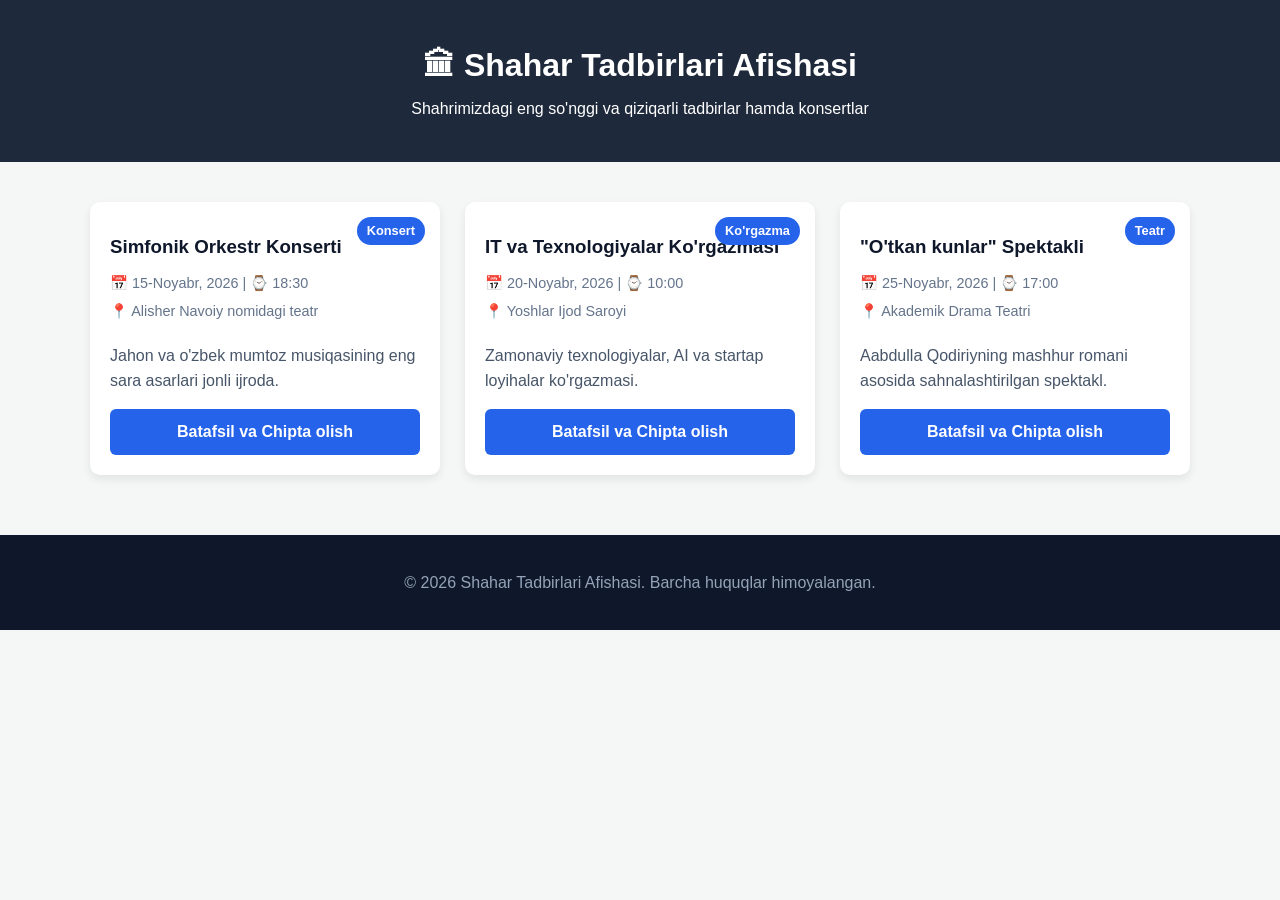
<file: 1-amaliyot/index.html>
<!DOCTYPE html>
<html lang="uz">
<head>
    <meta charset="UTF-8">
    <meta name="viewport" content="width=device-width, initial-scale=1.0">
    <title>Shahar Tadbirlari Afishasi</title>
    <link rel="stylesheet" href="css/style.css">
</head>
<body>
    <header>
        <div class="container">
            <h1>🏛 Shahar Tadbirlari Afishasi</h1>
            <p>Shahrimizdagi eng so'nggi va qiziqarli tadbirlar hamda konsertlar</p>
        </div>
    </header>

    <main class="container">
        <section class="events-grid">
            <!-- 1-tadbirlar kartochkasi -->
            <article class="card">
                <div class="card-badge">Konsert</div>
                <h3>Simfonik Orkestr Konserti</h3>
                <p class="date">📅 15-Noyabr, 2026 | ⌚ 18:30</p>
                <p class="location">📍 Alisher Navoiy nomidagi teatr</p>
                <p class="desc">Jahon va o'zbek mumtoz musiqasining eng sara asarlari jonli ijroda.</p>
                <a href="batafsil.html?event=1" class="btn">Batafsil va Chipta olish</a>
            </article>

            <!-- 2-tadbirlar kartochkasi -->
            <article class="card">
                <div class="card-badge IT">Ko'rgazma</div>
                <h3>IT va Texnologiyalar Ko'rgazmasi</h3>
                <p class="date">📅 20-Noyabr, 2026 | ⌚ 10:00</p>
                <p class="location">📍 Yoshlar Ijod Saroyi</p>
                <p class="desc">Zamonaviy texnologiyalar, AI va startap loyihalar ko'rgazmasi.</p>
                <a href="batafsil.html?event=2" class="btn">Batafsil va Chipta olish</a>
            </article>

            <!-- 3-tadbirlar kartochkasi -->
            <article class="card">
                <div class="card-badge Teatr">Teatr</div>
                <h3>"O'tkan kunlar" Spektakli</h3>
                <p class="date">📅 25-Noyabr, 2026 | ⌚ 17:00</p>
                <p class="location">📍 Akademik Drama Teatri</p>
                <p class="desc">Aabdulla Qodiriyning mashhur romani asosida sahnalashtirilgan spektakl.</p>
                <a href="batafsil.html?event=3" class="btn">Batafsil va Chipta olish</a>
            </article>
        </section>
    </main>

    <footer>
        <div class="container">
            <p>&copy; 2026 Shahar Tadbirlari Afishasi. Barcha huquqlar himoyalangan.</p>
        </div>
    </footer>
</body>
</html>
</file>
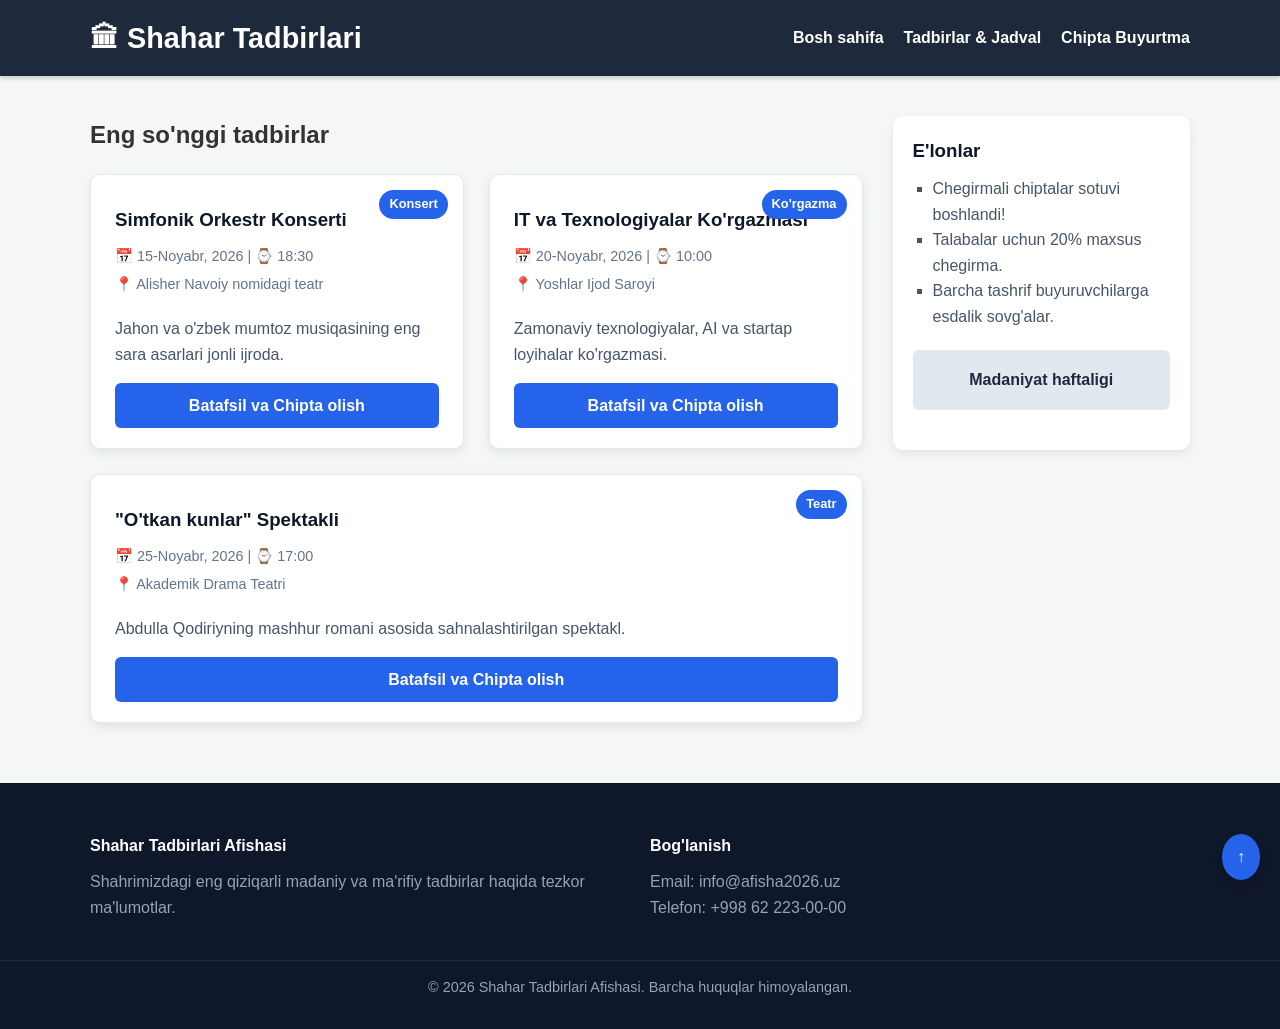
<file: 2-amaliyot/index.html>
<!DOCTYPE html>
<html lang="uz">
<head>
    <meta charset="UTF-8">
    <meta name="viewport" content="width=device-width, initial-scale=1.0">
    <title>Shahar Tadbirlari Afishasi</title>
    <link rel="stylesheet" href="css/style.css">
</head>
<body id="top">
    <header>
        <div class="container nav-container">
            <h1>🏛 Shahar Tadbirlari</h1>
            <nav>
                <ul>
                    <li><a href="index.html">Bosh sahifa</a></li>
                    <li><a href="batafsil.html">Tadbirlar & Jadval</a></li>
                    <li><a href="aloqa.html">Chipta Buyurtma</a></li>
                </ul>
            </nav>
        </div>
    </header>

    <main class="container">
        <div class="main-layout">
            <section class="content-area">
                <h2>Eng so'nggi tadbirlar</h2>
                <div class="events-grid">
                    <!-- 1-kartochka -->
                    <article class="card">
                        <div class="card-badge">Konsert</div>
                        <h3>Simfonik Orkestr Konserti</h3>
                        <p class="date">📅 15-Noyabr, 2026 | ⌚ 18:30</p>
                        <p class="location">📍 Alisher Navoiy nomidagi teatr</p>
                        <p class="desc">Jahon va o'zbek mumtoz musiqasining eng sara asarlari jonli ijroda.</p>
                        <a href="batafsil.html" class="btn">Batafsil va Chipta olish</a>
                    </article>

                    <!-- 2-kartochka -->
                    <article class="card">
                        <div class="card-badge">Ko'rgazma</div>
                        <h3>IT va Texnologiyalar Ko'rgazmasi</h3>
                        <p class="date">📅 20-Noyabr, 2026 | ⌚ 10:00</p>
                        <p class="location">📍 Yoshlar Ijod Saroyi</p>
                        <p class="desc">Zamonaviy texnologiyalar, AI va startap loyihalar ko'rgazmasi.</p>
                        <a href="batafsil.html" class="btn">Batafsil va Chipta olish</a>
                    </article>

                    <!-- 3-kartochka -->
                    <article class="card">
                        <div class="card-badge">Teatr</div>
                        <h3>"O'tkan kunlar" Spektakli</h3>
                        <p class="date">📅 25-Noyabr, 2026 | ⌚ 17:00</p>
                        <p class="location">📍 Akademik Drama Teatri</p>
                        <p class="desc">Abdulla Qodiriyning mashhur romani asosida sahnalashtirilgan spektakl.</p>
                        <a href="batafsil.html" class="btn">Batafsil va Chipta olish</a>
                    </article>
                </div>
            </section>

            <!-- A2 talabi: Aside bo'limi -->
            <aside>
                <h3>E'lonlar</h3>
                <ul>
                    <li>Chegirmali chiptalar sotuvi boshlandi!</li>
                    <li>Talabalar uchun 20% maxsus chegirma.</li>
                    <li>Barcha tashrif buyuruvchilarga esdalik sovg'alar.</li>
                </ul>
                <div class="center-box">
                    <span>Madaniyat haftaligi</span>
                </div>
            </aside>
        </div>
    </main>

    <!-- B7: Yuqoriga fixed tugmasi -->
    <a href="#top" class="scrollToTop">↑</a>

    <footer>
        <div class="container footer-content">
            <div class="footer-col">
                <h4>Shahar Tadbirlari Afishasi</h4>
                <p>Shahrimizdagi eng qiziqarli madaniy va ma'rifiy tadbirlar haqida tezkor ma'lumotlar.</p>
            </div>
            <div class="footer-col">
                <h4>Bog'lanish</h4>
                <p>Email: info@afisha2026.uz</p>
                <p>Telefon: +998 62 223-00-00</p>
            </div>
        </div>
        <div class="footer-bottom">
            <p>&copy; 2026 Shahar Tadbirlari Afishasi. Barcha huquqlar himoyalangan.</p>
        </div>
    </footer>
</body>
</html>
</file>
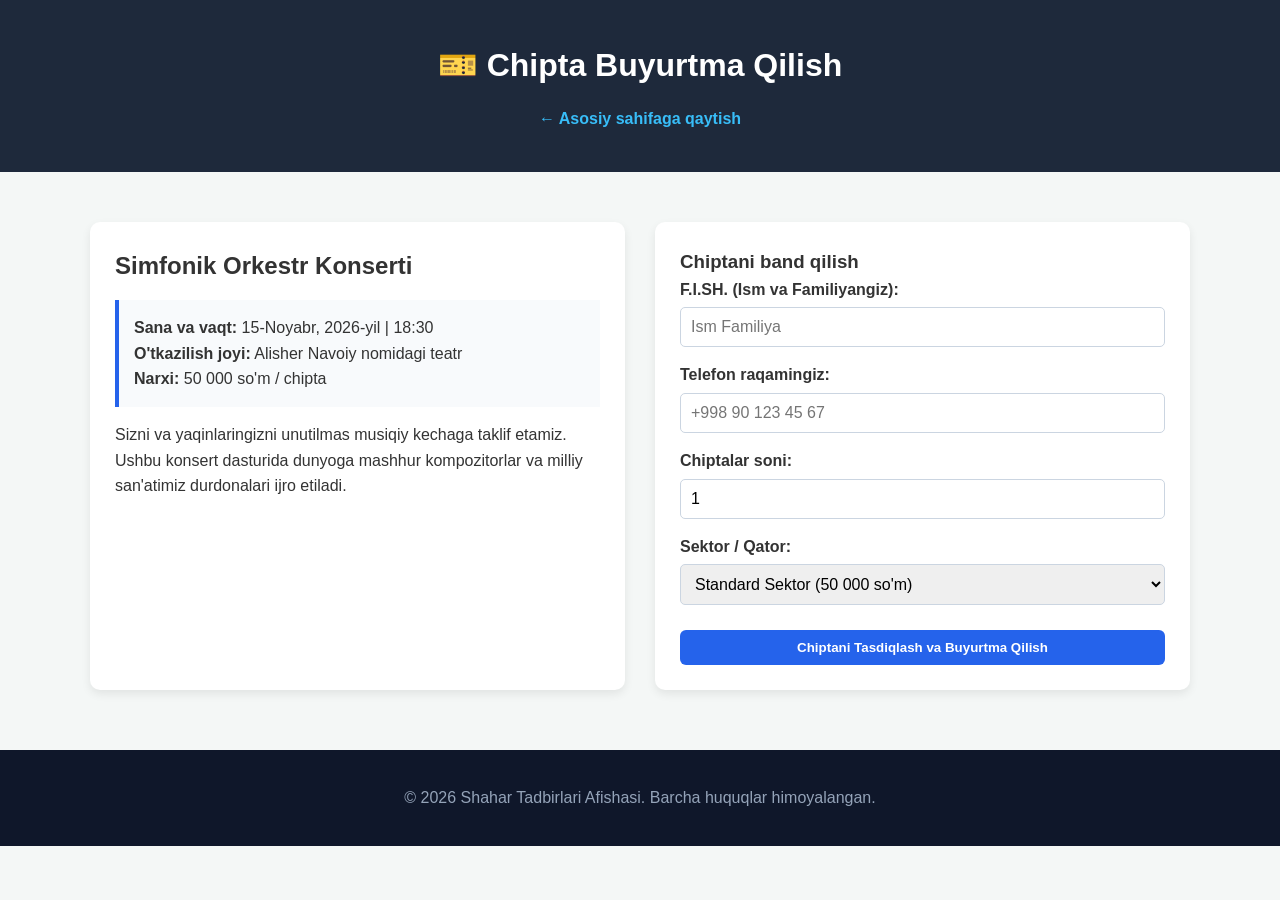
<file: 1-amaliyot/batafsil.html>
<!DOCTYPE html>
<html lang="uz">
<head>
    <meta charset="UTF-8">
    <meta name="viewport" content="width=device-width, initial-scale=1.0">
    <title>Tadbir haqida va Chipta buyurtma qilish</title>
    <link rel="stylesheet" href="css/style.css">
</head>
<body>
    <header>
        <div class="container">
            <h1>🎫 Chipta Buyurtma Qilish</h1>
            <a href="index.html" class="back-link">← Asosiy sahifaga qaytish</a>
        </div>
    </header>

    <main class="container page-details">
        <!-- Tadbir ma'lumoti -->
        <section class="event-details">
            <h2>Simfonik Orkestr Konserti</h2>
            <div class="info-group">
                <p><strong>Sana va vaqt:</strong> 15-Noyabr, 2026-yil | 18:30</p>
                <p><strong>O'tkazilish joyi:</strong> Alisher Navoiy nomidagi teatr</p>
                <p><strong>Narxi:</strong> 50 000 so'm / chipta</p>
            </div>
            <p class="full-desc">
                Sizni va yaqinlaringizni unutilmas musiqiy kechaga taklif etamiz. Ushbu konsert dasturida dunyoga mashhur kompozitorlar va milliy san'atimiz durdonalari ijro etiladi.
            </p>
        </section>

        <!-- Buyurtma berish formasi -->
        <section class="booking-form-section">
            <h3>Chiptani band qilish</h3>
            <form action="#" method="POST" class="booking-form">
                <div class="form-group">
                    <label for="fullname">F.I.SH. (Ism va Familiyangiz):</label>
                    <input type="text" id="fullname" name="fullname" placeholder="Ism Familiya" required>
                </div>

                <div class="form-group">
                    <label for="phone">Telefon raqamingiz:</label>
                    <input type="tel" id="phone" name="phone" placeholder="+998 90 123 45 67" required>
                </div>

                <div class="form-group">
                    <label for="tickets">Chiptalar soni:</label>
                    <input type="number" id="tickets" name="tickets" min="1" max="10" value="1" required>
                </div>

                <div class="form-group">
                    <label for="sector">Sektor / Qator:</label>
                    <select id="sector" name="sector">
                        <option value="vip">VIP Sektor (100 000 so'm)</option>
                        <option value="standard" selected>Standard Sektor (50 000 so'm)</option>
                        <option value="balcony">Balkon (30 000 so'm)</option>
                    </select>
                </div>

                <button type="submit" class="btn submit-btn">Chiptani Tasdiqlash va Buyurtma Qilish</button>
            </form>
        </section>
    </main>

    <footer>
        <div class="container">
            <p>&copy; 2026 Shahar Tadbirlari Afishasi. Barcha huquqlar himoyalangan.</p>
        </div>
    </footer>
</body>
</html>
</file>
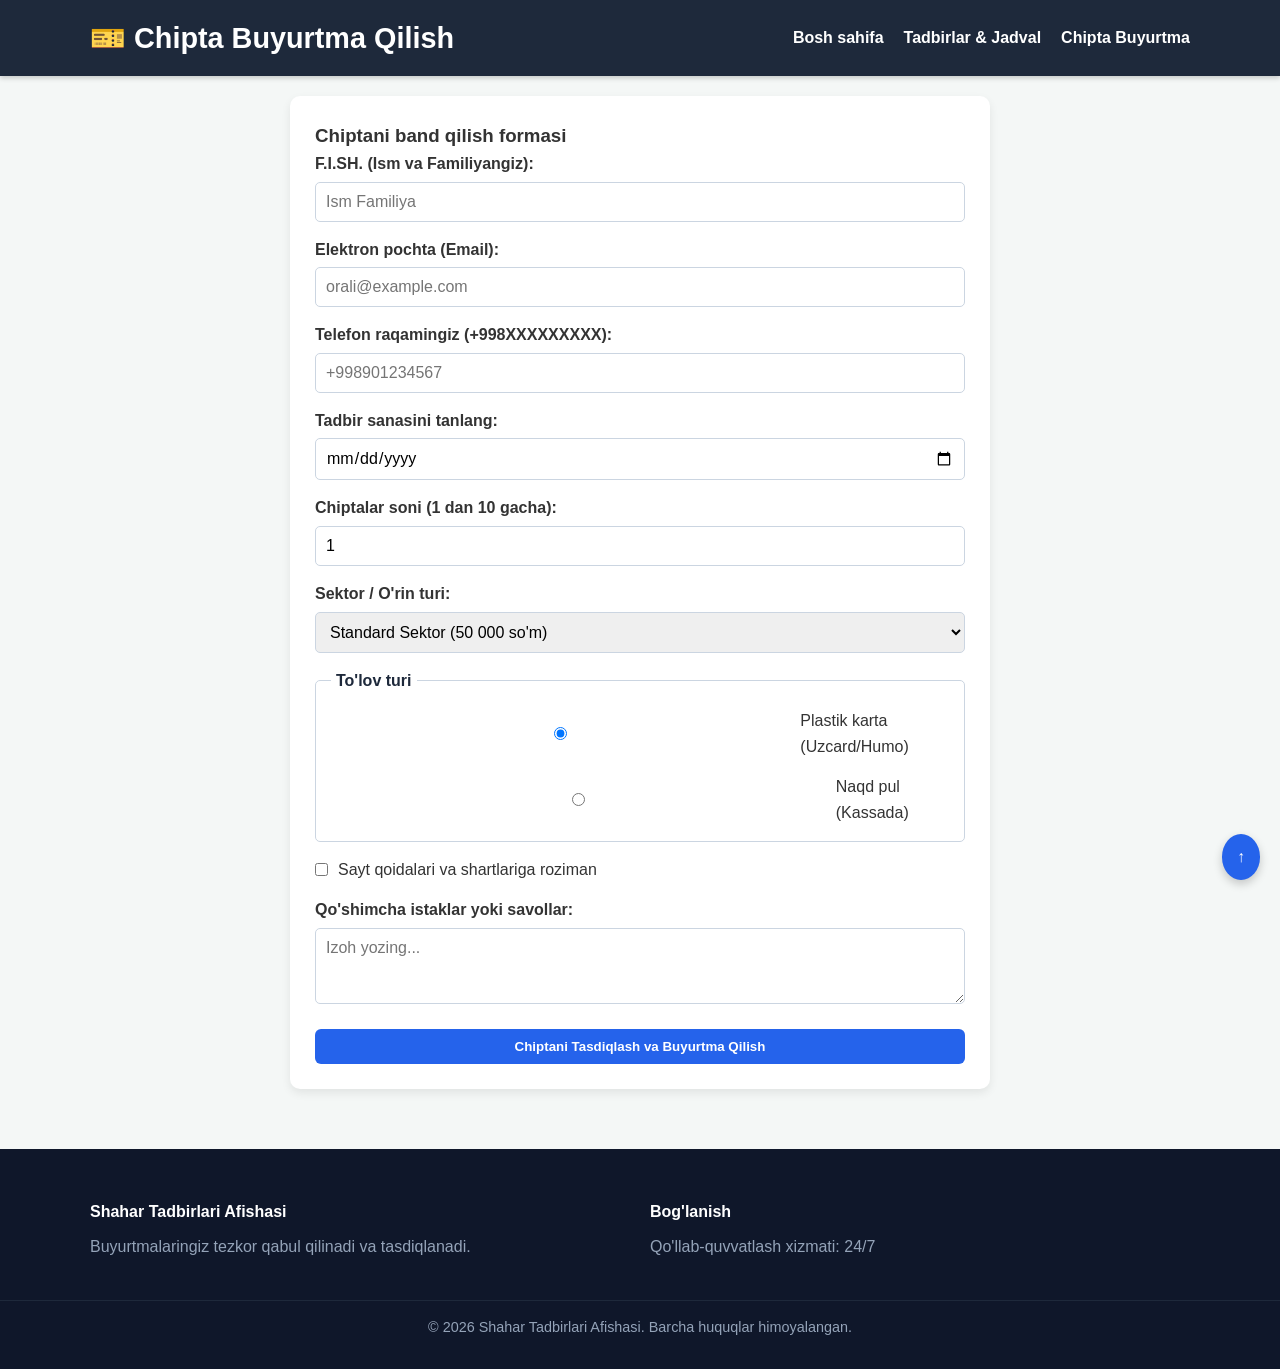
<file: 2-amaliyot/aloqa.html>
<!DOCTYPE html>
<html lang="uz">
<head>
    <meta charset="UTF-8">
    <meta name="viewport" content="width=device-width, initial-scale=1.0">
    <title>Chipta Buyurtma Qilish - Forma</title>
    <link rel="stylesheet" href="css/style.css">
</head>
<body id="top">
    <header>
        <div class="container nav-container">
            <h1>🎫 Chipta Buyurtma Qilish</h1>
            <nav>
                <ul>
                    <li><a href="index.html">Bosh sahifa</a></li>
                    <li><a href="batafsil.html">Tadbirlar & Jadval</a></li>
                    <li><a href="aloqa.html">Chipta Buyurtma</a></li>
                </ul>
            </nav>
        </div>
    </header>

    <main class="container">
        <section class="booking-form-section" style="max-width: 700px; margin: 0 auto;">
            <h3>Chiptani band qilish formasi</h3>
            
            <!-- A6, A7, A8, A9 talablari: method="post", kamida 8 ta maydon, required, pattern, fieldset -->
            <form action="#" method="POST" class="booking-form">
                
                <!-- 1-maydon -->
                <div class="form-group">
                    <label for="fullname">F.I.SH. (Ism va Familiyangiz):</label>
                    <input type="text" id="fullname" name="fullname" placeholder="Ism Familiya" required>
                </div>

                <!-- 2-maydon -->
                <div class="form-group">
                    <label for="email">Elektron pochta (Email):</label>
                    <input type="email" id="email" name="email" placeholder="orali@example.com" required>
                </div>

                <!-- 3-maydon (Pattern bilan) -->
                <div class="form-group">
                    <label for="phone">Telefon raqamingiz (+998XXXXXXXXX):</label>
                    <input type="tel" id="phone" name="phone" placeholder="+998901234567" pattern="\+998[0-9]{9}" required>
                </div>

                <!-- 4-maydon -->
                <div class="form-group">
                    <label for="eventdate">Tadbir sanasini tanlang:</label>
                    <input type="date" id="eventdate" name="eventdate" required>
                </div>

                <!-- 5-maydon -->
                <div class="form-group">
                    <label for="tickets">Chiptalar soni (1 dan 10 gacha):</label>
                    <input type="number" id="tickets" name="tickets" min="1" max="10" value="1">
                </div>

                <!-- 6-maydon (Select) -->
                <div class="form-group">
                    <label for="sector">Sektor / O'rin turi:</label>
                    <select id="sector" name="sector">
                        <option value="vip">VIP Sektor (100 000 so'm)</option>
                        <option value="standard" selected>Standard Sektor (50 000 so'm)</option>
                        <option value="balcony">Balkon (30 000 so'm)</option>
                    </select>
                </div>

                <!-- 7-maydon (Radio guruh fieldset + legend ichida) -->
                <fieldset>
                    <legend>To'lov turi</legend>
                    <div class="form-group" style="flex-direction: row; gap: 10px; align-items: center;">
                        <input type="radio" id="pay_card" name="payment" value="card" checked>
                        <label for="pay_card" style="font-weight: normal; margin-bottom: 0;">Plastik karta (Uzcard/Humo)</label>
                    </div>
                    <div class="form-group" style="flex-direction: row; gap: 10px; align-items: center; margin-bottom: 0;">
                        <input type="radio" id="pay_cash" name="payment" value="cash">
                        <label for="pay_cash" style="font-weight: normal; margin-bottom: 0;">Naqd pul (Kassada)</label>
                    </div>
                </fieldset>

                <!-- 8-maydon (Checkbox va Textarea qo'shimcha) -->
                <div class="form-group checkbox-group">
                    <input type="checkbox" id="rules" name="rules" required>
                    <label for="rules" style="font-weight: normal; margin-bottom: 0;">Sayt qoidalari va shartlariga roziman</label>
                </div>

                <div class="form-group">
                    <label for="comment">Qo'shimcha istaklar yoki savollar:</label>
                    <textarea id="comment" name="comment" rows="3" placeholder="Izoh yozing..."></textarea>
                </div>

                <button type="submit" class="btn submit-btn">Chiptani Tasdiqlash va Buyurtma Qilish</button>
            </form>
        </section>
    </main>

    <a href="#top" class="scrollToTop">↑</a>

    <footer>
        <div class="container footer-content">
            <div class="footer-col">
                <h4>Shahar Tadbirlari Afishasi</h4>
                <p>Buyurtmalaringiz tezkor qabul qilinadi va tasdiqlanadi.</p>
            </div>
            <div class="footer-col">
                <h4>Bog'lanish</h4>
                <p>Qo'llab-quvvatlash xizmati: 24/7</p>
            </div>
        </div>
        <div class="footer-bottom">
            <p>&copy; 2026 Shahar Tadbirlari Afishasi. Barcha huquqlar himoyalangan.</p>
        </div>
    </footer>
</body>
</html>
</file>
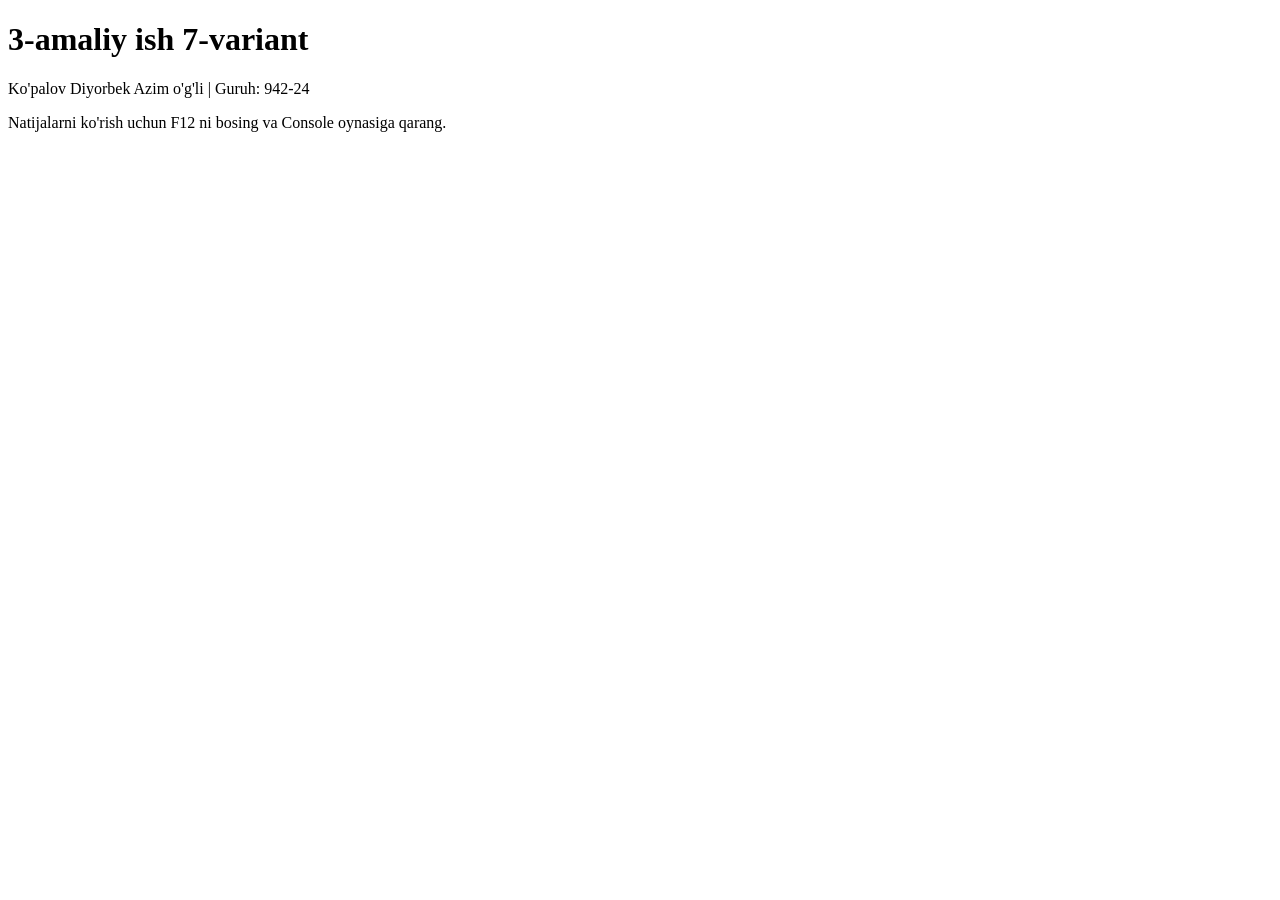
<file: 3-amaliyot/index.html.html>
<!DOCTYPE html>
<html lang="uz">
<head>
    <meta charset="UTF-8">
    <title>3-amaliy ish - 7-variant</title>
</head>
<body>
    <h1>3-amaliy ish 7-variant</h1>
    <p>Ko'palov Diyorbek Azim o'g'li | Guruh: 942-24</p>
    <p>Natijalarni ko'rish uchun F12 ni bosing va Console oynasiga qarang.</p>
    <script src="js/masala1.js"></script>
    <script src="js/masala2.js"></script>
    <script src="js/masala3.js"></script>
    <script src="js/masala4.js"></script>
    <script src="js/masala5.js"></script>
</body>
</html>
</file>
<file: 1-amaliyot/css/style.css>
/* Umumiy sozlamalar */
* {
    margin: 0;
    padding: 0;
    box-sizing: border-box;
    font-family: 'Segoe UI', Tahoma, Geneva, Verdana, sans-serif;
}

body {
    background-color: #f4f7f6;
    color: #333;
    line-height: 1.6;
}

.container {
    width: 90%;
    max-width: 1100px;
    margin: 0 auto;
    padding: 20px 0;
}

/* Header */
header {
    background: #1e293b;
    color: #fff;
    padding: 20px 0;
    text-align: center;
}

header h1 {
    font-size: 2rem;
    margin-bottom: 5px;
}

.back-link {
    color: #38bdf8;
    text-decoration: none;
    display: inline-block;
    margin-top: 10px;
    font-weight: bold;
}

.back-link:hover {
    text-decoration: underline;
}

/* Afisha Grid (Kartochkalar) */
.events-grid {
    display: grid;
    grid-template-columns: repeat(auto-fit, minmax(300px, 1fr));
    gap: 25px;
    margin-top: 20px;
}

.card {
    background: #fff;
    border-radius: 10px;
    padding: 20px;
    box-shadow: 0 4px 10px rgba(0, 0, 0, 0.08);
    position: relative;
    display: flex;
    flex-direction: column;
    justify-content: space-between;
    transition: transform 0.2s ease;
}

.card:hover {
    transform: translateY(-5px);
}

.card-badge {
    position: absolute;
    top: 15px;
    right: 15px;
    background: #2563eb;
    color: #fff;
    padding: 4px 10px;
    font-size: 0.8rem;
    border-radius: 15px;
    font-weight: bold;
}

.card h3 {
    margin-top: 10px;
    margin-bottom: 10px;
    color: #0f172a;
}

.date, .location {
    font-size: 0.9rem;
    color: #64748b;
    margin-bottom: 5px;
}

.desc {
    margin: 15px 0;
    color: #475569;
}

/* Tugmalar */
.btn {
    display: inline-block;
    background: #2563eb;
    color: #fff;
    text-align: center;
    padding: 10px 15px;
    border-radius: 6px;
    text-decoration: none;
    font-weight: bold;
    border: none;
    cursor: pointer;
    transition: background 0.3s ease;
}

.btn:hover {
    background: #1d4ed8;
}

/* Batafsil sahifasi va Form */
.page-details {
    display: grid;
    grid-template-columns: 1fr 1fr;
    gap: 30px;
    margin-top: 30px;
}

@media (max-width: 768px) {
    .page-details {
        grid-template-columns: 1fr;
    }
}

.event-details, .booking-form-section {
    background: #fff;
    padding: 25px;
    border-radius: 10px;
    box-shadow: 0 4px 10px rgba(0, 0, 0, 0.08);
}

.info-group {
    background: #f8fafc;
    padding: 15px;
    border-left: 4px solid #2563eb;
    margin: 15px 0;
}

.booking-form .form-group {
    margin-bottom: 15px;
}

.booking-form label {
    display: block;
    margin-bottom: 5px;
    font-weight: 600;
}

.booking-form input,
.booking-form select {
    width: 100%;
    padding: 10px;
    border: 1px solid #cbd5e1;
    border-radius: 5px;
    font-size: 1rem;
}

.submit-btn {
    width: 100%;
    margin-top: 10px;
}

/* Footer */
footer {
    text-align: center;
    background: #0f172a;
    color: #94a3b8;
    padding: 15px 0;
    margin-top: 40px;
}
</file>
<file: 2-amaliyot/css/style.css>
/* Umumiy sozlamalar va Blok modeli (B1, B2) */
*, *::before, *::after {
    margin: 0;
    padding: 0;
    box-sizing: border-box;
    font-family: 'Segoe UI', Tahoma, Geneva, Verdana, sans-serif;
}

body {
    background-color: #f4f7f6;
    color: #333;
    line-height: 1.6;
    position: relative;
}

.container {
    width: 90%;
    max-width: 1100px;
    margin: 0 auto;
    padding: 20px 0; /* B2: max-width + margin auto + yon padding */
}

/* Header & Sticky Navigatsiya (B5, B8) */
header {
    background: #1e293b;
    color: #fff;
    position: sticky;
    top: 0;
    z-index: 1000; /* B5 */
    box-shadow: 0 2px 5px rgba(0,0,0,0.2);
}

.nav-container {
    display: flex;
    justify-content: space-between;
    align-items: center;
    gap: 20px;
    padding: 15px 0;
}

header h1 {
    font-size: 1.8rem;
}

nav ul {
    display: flex;
    list-style: none;
    gap: 20px;
}

nav ul li a {
    color: #fff;
    text-decoration: none;
    font-weight: 600;
    transition: color 0.3s ease;
}

nav ul li a:hover {
    color: #38bdf8;
}

.back-link {
    color: #38bdf8;
    text-decoration: none;
    display: inline-block;
    font-weight: bold;
}

.back-link:hover {
    text-decoration: underline;
}

/* Main Layout */
.main-layout {
    display: flex;
    gap: 30px;
    margin-top: 20px;
}

.content-area {
    flex: 3;
}

aside {
    flex: 1;
    background: #fff;
    padding: 20px;
    border-radius: 10px;
    box-shadow: 0 4px 10px rgba(0, 0, 0, 0.08);
    height: fit-content;
}

aside h3 {
    margin-bottom: 10px;
    color: #0f172a;
}

aside ul {
    list-style-type: square;
    padding-left: 20px;
    color: #475569;
}

/* Afisha Grid va Kartochkalar (B3, B4, B6, B9) */
.events-grid {
    display: flex;
    flex-wrap: wrap; /* B9 */
    gap: 25px;
    margin-top: 20px;
}

.card {
    background: #fff;
    border-radius: 10px;
    border: 1px solid #e2e8f0;
    padding: 20px; /* B3 */
    padding: 20px 24px; /* B4: qisqa yozuv 2 qiymat bilan */
    box-shadow: 0 4px 10px rgba(0, 0, 0, 0.08);
    position: relative; /* B6 */
    display: flex;
    flex-direction: column;
    justify-content: space-between;
    flex: 1 1 300px; /* B9: ekran torayganda moslashish */
    transition: transform 0.2s ease;
}

.card:hover {
    transform: translateY(-5px);
}

.card-badge {
    position: absolute; /* B6 */
    top: 15px;
    right: 15px;
    background: #2563eb;
    color: #fff;
    padding: 4px 10px;
    font-size: 0.8rem;
    border-radius: 15px;
    font-weight: bold;
}

.card h3 {
    margin-top: 10px;
    margin-bottom: 10px;
    color: #0f172a;
}

.date, .location {
    font-size: 0.9rem;
    color: #64748b;
    margin-bottom: 5px;
}

.desc {
    margin: 15px 0;
    color: #475569;
}

/* Tugmalar */
.btn {
    display: inline-block;
    background: #2563eb;
    color: #fff;
    text-align: center;
    padding: 10px 15px;
    border-radius: 6px;
    text-decoration: none;
    font-weight: bold;
    border: none;
    cursor: pointer;
    transition: background 0.3s ease;
}

.btn:hover {
    background: #1d4ed8;
}

/* Batafsil sahifasi va Jadval / Media */
.page-details {
    display: grid;
    grid-template-columns: 1fr 1fr;
    gap: 30px;
    margin-top: 30px;
}

@media (max-width: 768px) {
    .page-details, .main-layout {
        flex-direction: column;
        grid-template-columns: 1fr;
    }
    nav ul {
        flex-direction: column;
        gap: 10px;
    }
}

.event-details, .booking-form-section {
    background: #fff;
    padding: 25px;
    border-radius: 10px;
    box-shadow: 0 4px 10px rgba(0, 0, 0, 0.08);
}

.info-group {
    background: #f8fafc;
    padding: 15px;
    border-left: 4px solid #2563eb;
    margin: 15px 0;
}

/* Jadval uslublari */
.event-table {
    width: 100%;
    border-collapse: collapse;
    margin: 20px 0;
    font-size: 0.95rem;
}

.event-table th, .event-table td {
    border: 1px solid #cbd5e1;
    padding: 12px;
    text-align: left;
}

.event-table th {
    background-color: #1e293b;
    color: #fff;
}

.event-table tr:nth-child(even) {
    background-color: #f8fafc;
}

/* Media (Figure va Iframe) */
.media-section {
    margin-top: 25px;
}

.media-grid {
    display: flex;
    gap: 15px;
    margin-bottom: 20px;
}

.media-grid figure {
    flex: 1;
    text-align: center;
}

.media-grid img {
    width: 100%;
    height: 140px;
    object-fit: cover;
    border-radius: 6px;
}

.media-grid figcaption {
    font-size: 0.85rem;
    color: #64748b;
    margin-top: 5px;
}

.map-container iframe {
    width: 100%;
    height: 220px;
    border: 0;
    border-radius: 6px;
}

/* Forma uslublari (B12) */
.booking-form .form-group {
    margin-bottom: 15px;
    display: flex;
    flex-direction: column; /* B12 */
    gap: 5px;
}

.booking-form label {
    font-weight: 600;
}

.booking-form input,
.booking-form select,
.booking-form textarea {
    width: 100%;
    padding: 10px;
    border: 1px solid #cbd5e1;
    border-radius: 5px;
    font-size: 1rem;
}

.booking-form fieldset {
    border: 1px solid #cbd5e1;
    padding: 15px;
    border-radius: 5px;
    margin-bottom: 15px;
}

.booking-form legend {
    font-weight: 600;
    padding: 0 5px;
    color: #1e293b;
}

.checkbox-group {
    flex-direction: row !important;
    align-items: center;
    gap: 10px !important;
}

.checkbox-group input {
    width: auto;
}

.submit-btn {
    width: 100%;
    margin-top: 10px;
}

/* B11: Elementni ham gorizontal, ham vertikal markazlashtirish namunasi */
.center-box {
    display: flex;
    justify-content: center;
    align-items: center;
    height: 60px;
    background: #e2e8f0;
    border-radius: 6px;
    margin: 20px 0;
    font-weight: bold;
    color: #1e293b;
}

/* B7: Yuqoriga qaytish fixed tugmasi */
.scrollToTop {
    position: fixed;
    bottom: 20px;
    right: 20px;
    background: #2563eb;
    color: white;
    padding: 10px 15px;
    border-radius: 50%;
    text-decoration: none;
    font-weight: bold;
    box-shadow: 0 4px 10px rgba(0,0,0,0.2);
    z-index: 999;
}

/* B10: Footer kamida 2 ustunli, Flexbox bilan */
footer {
    background: #0f172a;
    color: #94a3b8;
    padding: 30px 0;
    margin-top: 40px;
}

.footer-content {
    display: flex;
    justify-content: space-between;
    align-items: flex-start;
    flex-wrap: wrap;
    gap: 20px;
}

.footer-col {
    flex: 1;
    min-width: 250px;
}

.footer-col h4 {
    color: #fff;
    margin-bottom: 10px;
}

.footer-bottom {
    text-align: center;
    border-top: 1px solid #1e293b;
    margin-top: 20px;
    padding-top: 15px;
    font-size: 0.9rem;
}
</file>
